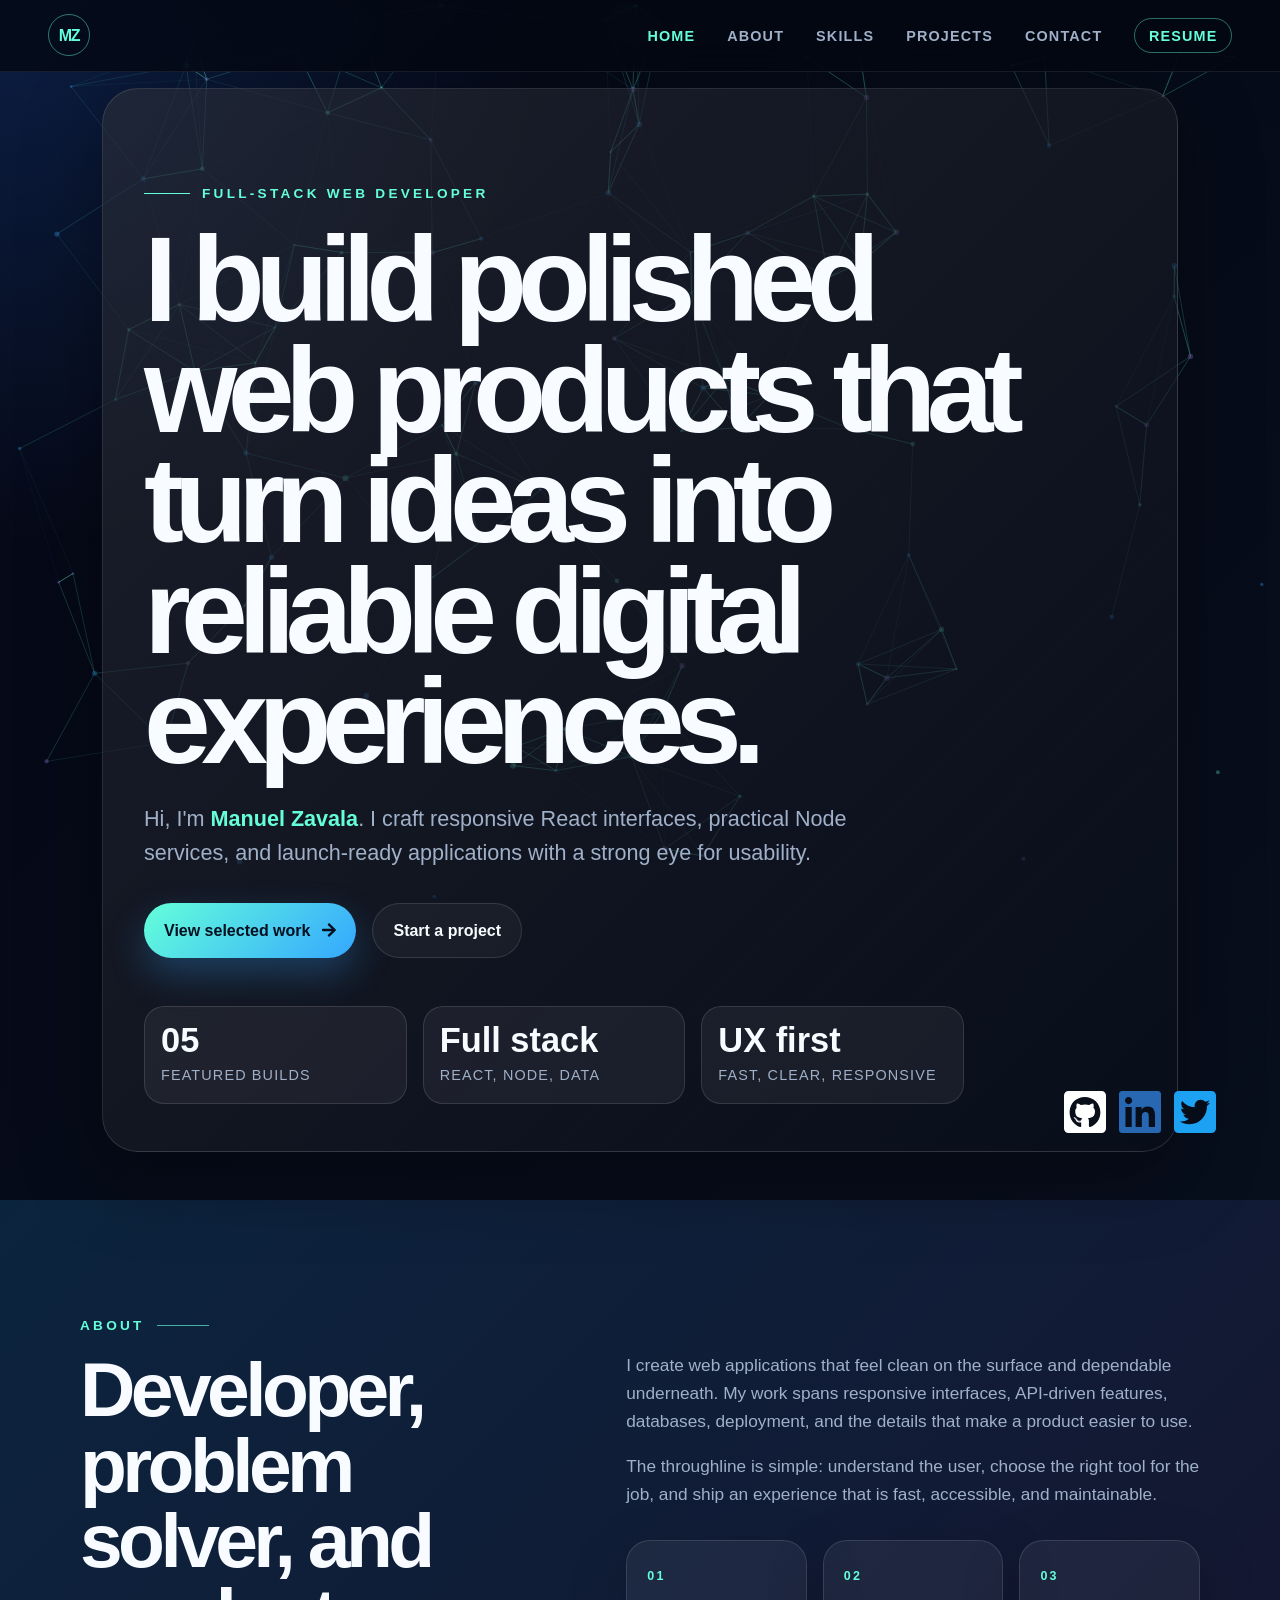
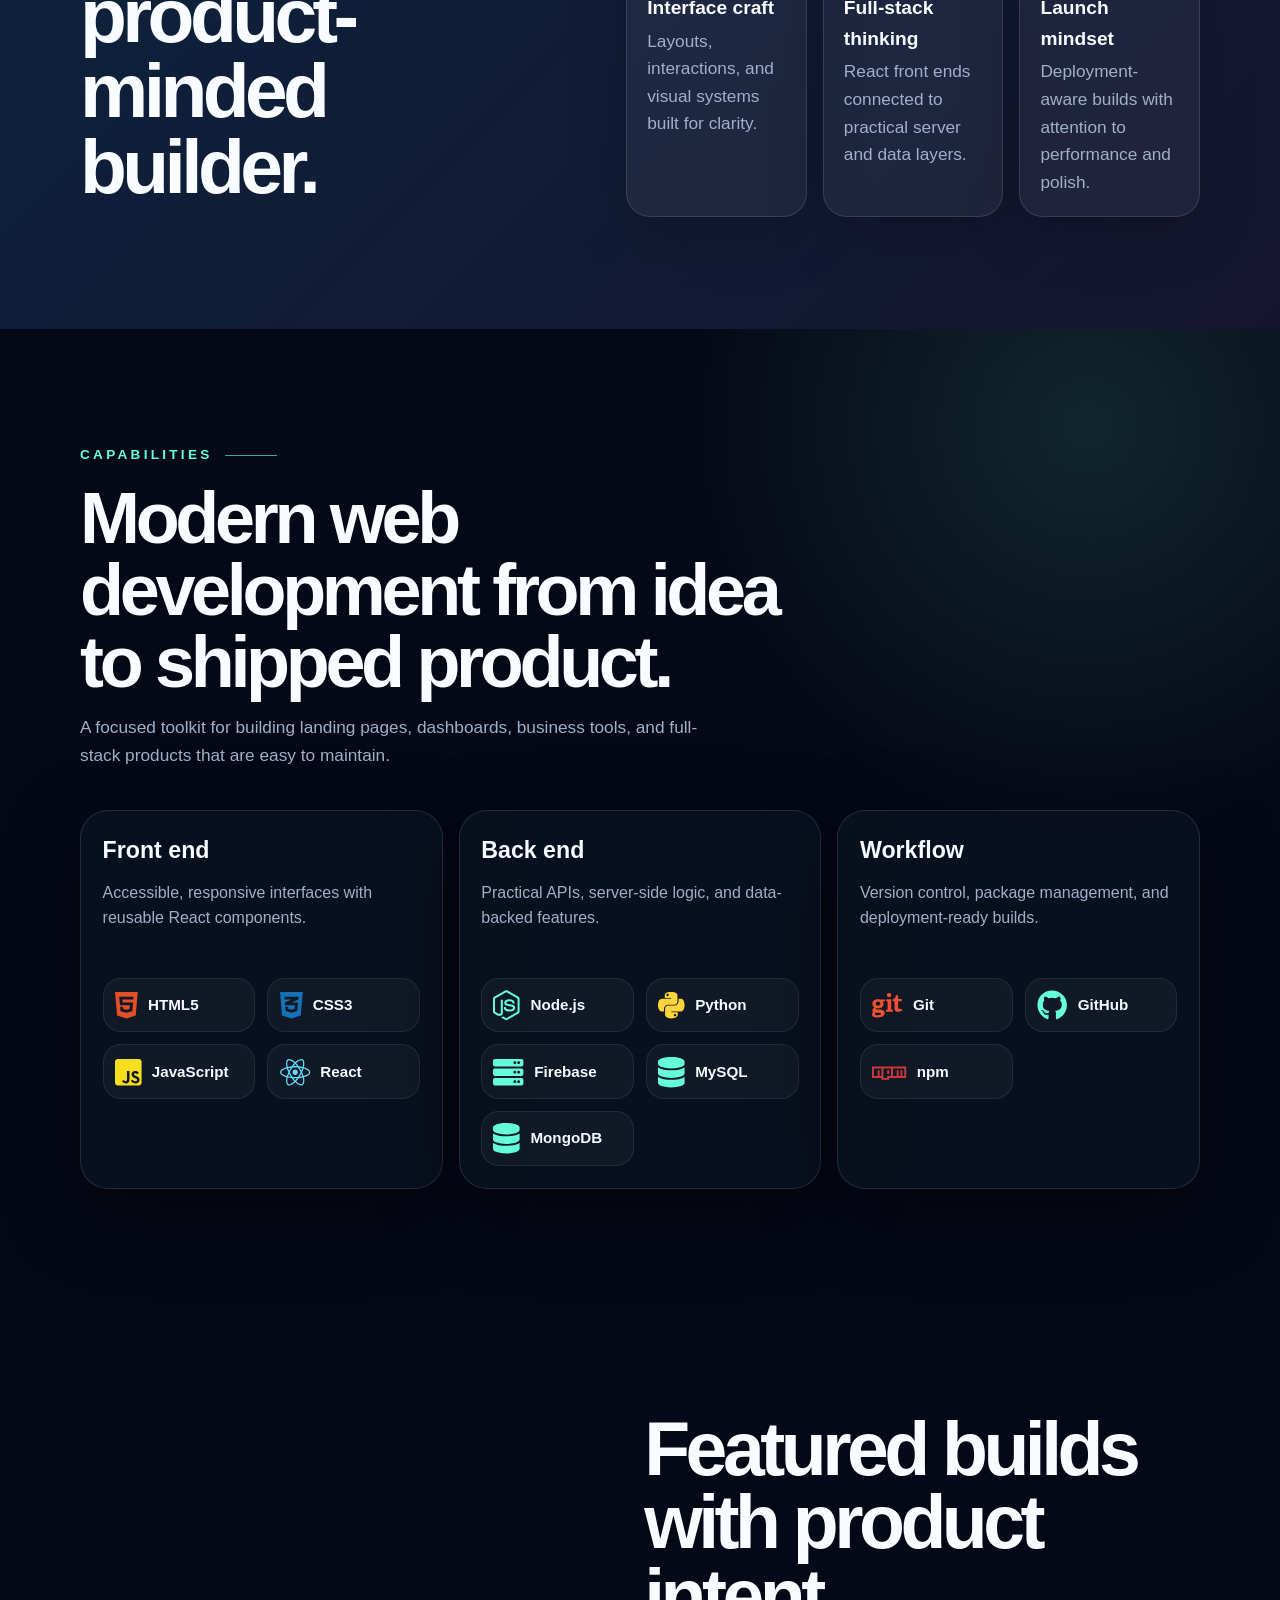
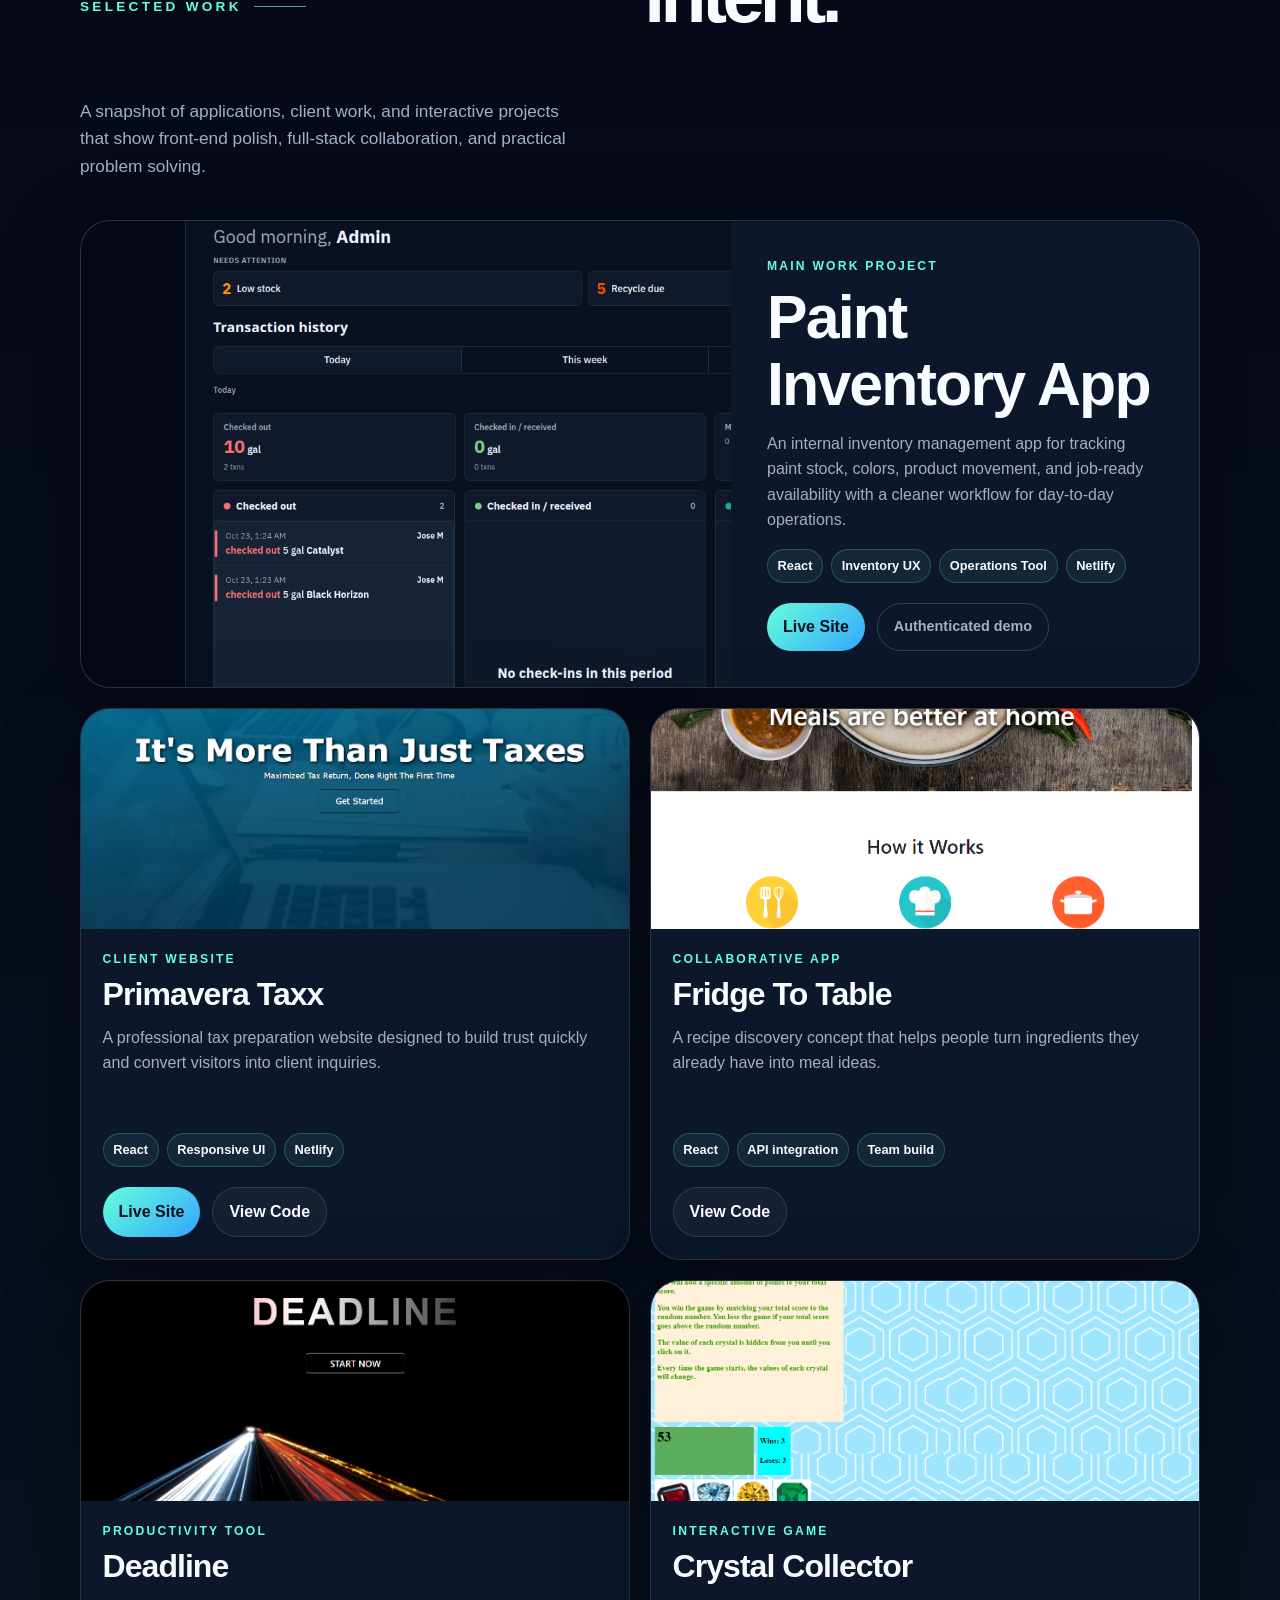
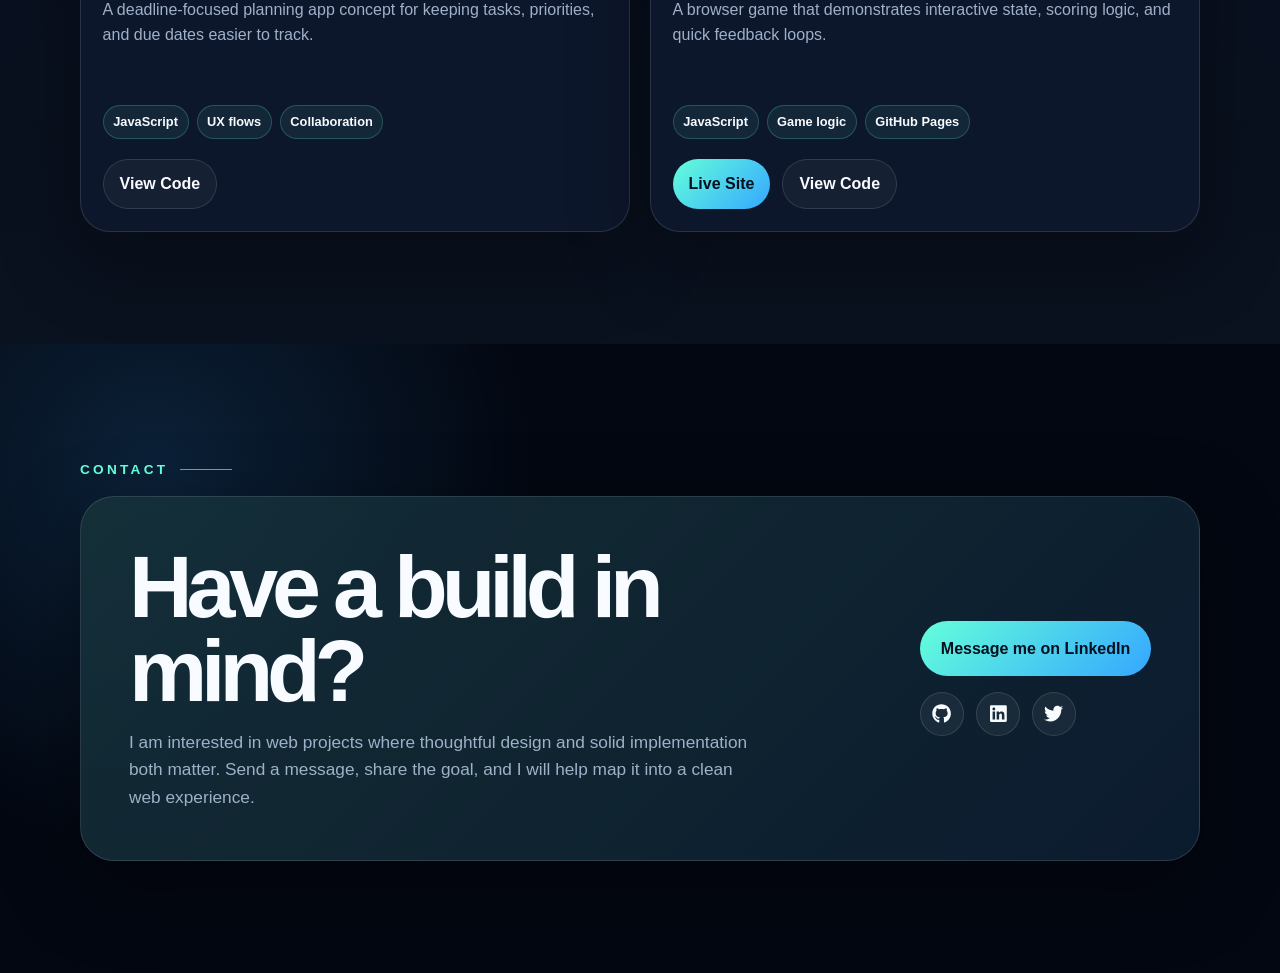
<file: index.html>
<!doctype html><html lang="en"><head><meta charset="utf-8"/><link rel="icon" href="./zc-logo.png"/><meta name="viewport" content="width=device-width,initial-scale=1"/><meta name="theme-color" content="#000000"/><meta name="description" content="Full-stack web development portfolio for Manuel Zavala, featuring responsive React projects and polished digital products."/><title>Manuel Zavala | Full-Stack Web Developer</title><link href="./static/css/main.bd98f983.chunk.css" rel="stylesheet"></head><body><div id="root"></div><script>!function(e){function r(r){for(var n,l,a=r[0],f=r[1],i=r[2],c=0,s=[];c<a.length;c++)l=a[c],Object.prototype.hasOwnProperty.call(o,l)&&o[l]&&s.push(o[l][0]),o[l]=0;for(n in f)Object.prototype.hasOwnProperty.call(f,n)&&(e[n]=f[n]);for(p&&p(r);s.length;)s.shift()();return u.push.apply(u,i||[]),t()}function t(){for(var e,r=0;r<u.length;r++){for(var t=u[r],n=!0,a=1;a<t.length;a++){var f=t[a];0!==o[f]&&(n=!1)}n&&(u.splice(r--,1),e=l(l.s=t[0]))}return e}var n={},o={1:0},u=[];function l(r){if(n[r])return n[r].exports;var t=n[r]={i:r,l:!1,exports:{}};return e[r].call(t.exports,t,t.exports,l),t.l=!0,t.exports}l.m=e,l.c=n,l.d=function(e,r,t){l.o(e,r)||Object.defineProperty(e,r,{enumerable:!0,get:t})},l.r=function(e){"undefined"!=typeof Symbol&&Symbol.toStringTag&&Object.defineProperty(e,Symbol.toStringTag,{value:"Module"}),Object.defineProperty(e,"__esModule",{value:!0})},l.t=function(e,r){if(1&r&&(e=l(e)),8&r)return e;if(4&r&&"object"==typeof e&&e&&e.__esModule)return e;var t=Object.create(null);if(l.r(t),Object.defineProperty(t,"default",{enumerable:!0,value:e}),2&r&&"string"!=typeof e)for(var n in e)l.d(t,n,function(r){return e[r]}.bind(null,n));return t},l.n=function(e){var r=e&&e.__esModule?function(){return e.default}:function(){return e};return l.d(r,"a",r),r},l.o=function(e,r){return Object.prototype.hasOwnProperty.call(e,r)},l.p="./";var a=this["webpackJsonpzavala-portfolio"]=this["webpackJsonpzavala-portfolio"]||[],f=a.push.bind(a);a.push=r,a=a.slice();for(var i=0;i<a.length;i++)r(a[i]);var p=f;t()}([])</script><script src="./static/js/2.8735f456.chunk.js"></script><script src="./static/js/main.6a56219d.chunk.js"></script></body></html>
</file>
<file: static/css/main.bd98f983.chunk.css>
.nav-wrapper{display:flex;align-items:center;justify-content:space-between;padding:.9rem clamp(1rem,4vw,3rem);position:fixed;top:0;left:0;width:100%;z-index:10;border-bottom:1px solid hsla(0,0%,100%,.08);background:rgba(3,7,17,.78);-webkit-backdrop-filter:blur(18px);backdrop-filter:blur(18px)}.nav-brand{display:inline-flex;width:42px;height:42px;align-items:center;justify-content:center;border:1px solid rgba(100,255,218,.45);border-radius:50%;color:var(--cyan);font-weight:900;letter-spacing:-.08em;text-decoration:none}.nav-wrapper ul{display:flex;justify-content:flex-end;align-items:center;grid-gap:clamp(1rem,2.8vw,2rem);gap:clamp(1rem,2.8vw,2rem)}.nav-wrapper ul li{list-style:none;transition:.5s}.nav-wrapper ul li>.active{color:var(--cyan);transition:.2s}.nav-wrapper ul li a{cursor:pointer;text-decoration:none;color:var(--muted);font-size:.9rem;font-weight:800;letter-spacing:.08em;text-transform:uppercase;transition:color .25s ease}.nav-wrapper ul li a:hover{color:var(--text)}.nav-wrapper ul li:last-child a{padding:.55rem .85rem;border:1px solid rgba(100,255,218,.42);border-radius:999px;color:var(--cyan)}@media only screen and (max-width:769px){.nav-wrapper{display:none}}.background-layer{position:fixed;inset:0;z-index:0;pointer-events:none}.tsparticles-canvas-el{display:none;position:absolute;height:100vh}@media only screen and (min-width:768px){.tsparticles-canvas-el{display:block}}.landing-wrapper{position:relative;min-height:100vh;padding:7rem 1.25rem 4rem;display:flex;justify-content:center;align-items:center;flex-direction:column;text-align:left;color:var(--text);isolation:isolate;z-index:1}.landing-wrapper:before{content:"";position:absolute;inset:5.5rem min(8vw,7rem) 3rem;border:1px solid var(--line);border-radius:36px;background:linear-gradient(135deg,hsla(0,0%,100%,.1),hsla(0,0%,100%,.02)),rgba(2,6,18,.58);box-shadow:var(--shadow);z-index:-1}.intro-wrapper{width:min(1120px,100%);padding:4rem clamp(1rem,5vw,5rem) 2rem}.eyebrow{display:inline-flex;align-items:center;grid-gap:.75rem;gap:.75rem;margin-bottom:1.25rem;color:var(--cyan);font-size:.85rem;font-weight:800;letter-spacing:.24em;text-transform:uppercase;opacity:0;-webkit-animation:FadeInBottom 1s forwards;animation:FadeInBottom 1s forwards}.eyebrow:before{content:"";width:46px;height:1px;background:var(--cyan)}.first-line{max-width:940px;font-size:clamp(3.25rem,10vw,7.5rem);font-weight:900;letter-spacing:-.08em;line-height:.92;opacity:0;-webkit-animation:FadeInBottom 1.1s forwards;animation:FadeInBottom 1.1s forwards;-webkit-animation-delay:.25s;animation-delay:.25s}.second-line #name{color:var(--cyan);font-weight:800}.second-line{max-width:720px;margin-top:1.6rem;color:var(--muted);font-size:clamp(1.05rem,2.6vw,1.35rem);opacity:0;-webkit-animation:FadeInBottom 1.1s forwards;animation:FadeInBottom 1.1s forwards;-webkit-animation-delay:.5s;animation-delay:.5s}.hero-actions{display:flex;flex-wrap:wrap;grid-gap:1rem;gap:1rem;margin-top:2rem;opacity:0;-webkit-animation:FadeInBottom 1.1s forwards;animation:FadeInBottom 1.1s forwards;-webkit-animation-delay:.75s;animation-delay:.75s}.primary-action,.secondary-action{display:inline-flex;align-items:center;justify-content:center;grid-gap:.75rem;gap:.75rem;min-height:52px;padding:.85rem 1.25rem;border-radius:999px;font-weight:800;text-decoration:none;transition:transform .25s ease,border-color .25s ease,background .25s ease}.primary-action{background:linear-gradient(135deg,var(--cyan),var(--blue));color:#04101f;box-shadow:0 16px 36px rgba(53,167,255,.28)}.secondary-action{border:1px solid var(--line);color:var(--text);background:hsla(0,0%,100%,.04)}.primary-action:hover,.secondary-action:hover{transform:translateY(-3px)}.secondary-action:hover{border-color:rgba(100,255,218,.55);background:rgba(100,255,218,.08)}.hero-stats{display:grid;grid-template-columns:repeat(3,minmax(0,1fr));grid-gap:1rem;gap:1rem;max-width:820px;margin-top:3rem;opacity:0;-webkit-animation:FadeInBottom 1.1s forwards;animation:FadeInBottom 1.1s forwards;-webkit-animation-delay:1s;animation-delay:1s}.hero-stats div{padding:1rem;border:1px solid var(--line);border-radius:20px;background:hsla(0,0%,100%,.055)}.hero-stats strong{display:block;color:var(--text);font-size:clamp(1.45rem,4vw,2.15rem);font-weight:900;line-height:1}.hero-stats span{display:block;margin-top:.4rem;color:var(--muted);font-size:.9rem;text-transform:uppercase;letter-spacing:.08em}#learn-btn{border:1px solid var(--blue);font-size:2.5rem;display:flex;justify-content:center;align-items:center;opacity:0;-webkit-animation:FadeIn 2s forwards;animation:FadeIn 2s forwards;-webkit-animation-delay:3.5s;animation-delay:3.5s;text-decoration:none;background-color:var(--blue);padding:0 15px;color:#000;margin-top:30px}#learn-btn:hover{background-color:rgba(0,0,0,.79);color:var(--blue)}#page-divider-home{width:100%;position:absolute}.social-icons{position:absolute;right:clamp(1rem,5vw,5rem);bottom:clamp(1rem,5vw,4rem);display:flex;grid-gap:.8rem;gap:.8rem;margin:0;z-index:0;opacity:0;-webkit-animation:FadeIn 1s forwards;animation:FadeIn 1s forwards;-webkit-animation-delay:1.25s;animation-delay:1.25s}.social-icons a{display:inline-flex;transition:transform .25s ease,opacity .25s ease}.social-icons a:hover{opacity:.78;transform:translateY(-4px)}.social-icons svg{color:var(--text)}#linked{color:#2867b2}#twitter{color:#1da1f2}#github{color:#fff}@media only screen and (max-width:720px){.landing-wrapper{padding-top:5rem;text-align:left}.landing-wrapper:before{inset:4rem .75rem 1rem;border-radius:26px}.intro-wrapper{padding:2.25rem 1rem 5rem}.hero-actions{flex-direction:column}.hero-stats{grid-template-columns:1fr;margin-top:2rem}.social-icons{left:2rem;right:auto;bottom:2rem}}@-webkit-keyframes FadeInBottom{0%{transform:translateY(50px);opacity:0}to{transform:translateY(0);opacity:1}}@keyframes FadeInBottom{0%{transform:translateY(50px);opacity:0}to{transform:translateY(0);opacity:1}}@-webkit-keyframes FadeIn{0%{opacity:0}to{opacity:1}}@keyframes FadeIn{0%{opacity:0}to{opacity:1}}.burger{position:absolute;top:0;right:0;z-index:4;margin:auto}.burger-part{background:var(--text)}.sidenav-wrapper{z-index:20}.mobile-brand{top:.8rem;left:1rem;z-index:22;display:inline-flex;width:42px;height:42px;align-items:center;border:1px solid rgba(100,255,218,.45);border-radius:50%;background:rgba(3,7,17,.7);color:var(--cyan);font-weight:900;letter-spacing:-.08em;text-decoration:none;-webkit-backdrop-filter:blur(14px);backdrop-filter:blur(14px)}.mobile-brand,.mobile-menu{position:fixed;justify-content:center}.mobile-menu{width:100%;height:100%;background:radial-gradient(circle at 30% 20%,rgba(53,167,255,.2),transparent 20rem),#030711;display:flex;left:100%;top:0;transition:.5s ease-in-out;overflow:hidden;z-index:1}.mobile-menu ul{display:flex;flex-direction:column;justify-content:center;align-items:center;grid-gap:1.2rem;gap:1.2rem}.mobile-menu ul li{list-style:none}.mobile-menu ul li a{text-decoration:none;color:var(--text);font-size:clamp(2rem,12vw,4rem);font-weight:900;letter-spacing:-.06em}.mobile-menu ul li:last-child a{display:inline-flex;padding:.55rem 1rem;border:1px solid rgba(100,255,218,.45);border-radius:999px;color:var(--cyan);font-size:1rem;letter-spacing:.08em;text-transform:uppercase}.mobile-menu-opened{top:0;left:0}.burger{position:fixed;width:50px;height:50px;text-align:center;top:.55rem;right:.75rem;z-index:23;display:flex;flex-direction:column;justify-content:center;background:transparent;cursor:pointer}.burger-part{width:36px;height:4px;margin-top:8px;border-radius:15px;background:#fff;transition:.3s ease;align-self:center}.burger-opened{transform:.4s ease}.burger-part:first-of-type{margin-top:0}.burger-opened .burger-part:first-of-type{transform:translateY(12px) rotate(45deg)}.burger-opened .burger-part:nth-child(2){opacity:0}.burger-opened .burger-part:nth-child(3){transform:translateY(-12px) rotate(-45deg)}@media only screen and (min-width:769px){.sidenav-wrapper{display:none}}*{box-sizing:border-box;margin:0;padding:0;border:0;font-size:100%;font:inherit;vertical-align:baseline}html{scroll-behavior:smooth}body{width:100%;min-height:100%;background:radial-gradient(circle at top left,rgba(41,121,255,.2),transparent 34rem),linear-gradient(135deg,#050816,#08111f 52%,#02030a);color:#f8fbff;color:var(--text);font-family:Inter,-apple-system,BlinkMacSystemFont,"Segoe UI",sans-serif;line-height:1.6}body,button,input,textarea{-webkit-font-smoothing:antialiased}a{color:inherit}.App,.body-no-scroll{overflow:hidden}.App{min-height:100vh}:root{--blue:#35a7ff;--blue-dark:#0b2cff;--cyan:#64ffda;--purple:#9f7aea;--text:#f8fbff;--muted:#9fb0c8;--panel:rgba(10,18,32,0.82);--panel-strong:rgba(14,25,45,0.95);--line:hsla(0,0%,100%,0.12);--shadow:0 24px 80px rgba(0,0,0,0.35)}::selection{background:rgba(100,255,218,.32);color:#f8fbff;color:var(--text)}.about{position:relative;width:100%;color:var(--text);padding:7rem 1.25rem;background:linear-gradient(135deg,rgba(53,167,255,.18),rgba(159,122,234,.12)),rgba(3,8,21,.96)}.about-wrapper{width:min(1120px,100%);margin:0 auto}.section-kicker{display:inline-flex;align-items:center;grid-gap:.75rem;gap:.75rem;margin-bottom:1rem;color:var(--cyan);font-size:.85rem;font-weight:800;letter-spacing:.24em;text-transform:uppercase}.section-kicker:after{content:"";width:52px;height:1px;background:rgba(100,255,218,.65)}.about-grid{display:grid;grid-template-columns:minmax(0,.9fr) minmax(0,1.1fr);grid-gap:clamp(2rem,6vw,5rem);gap:clamp(2rem,6vw,5rem);align-items:start}.about-header{max-width:560px;font-size:clamp(2.35rem,6vw,4.8rem);font-weight:900;line-height:.98;letter-spacing:-.06em}.about-me{color:var(--muted);font-size:1.08rem}.about-me p+p{margin-top:1.1rem}.about-cards{display:grid;grid-gap:1rem;gap:1rem;margin-top:2rem}.about-cards article{padding:1.25rem;border:1px solid var(--line);border-radius:24px;background:hsla(0,0%,100%,.055);box-shadow:0 18px 60px rgba(0,0,0,.18)}.about-cards span{color:var(--cyan);font-size:.78rem;font-weight:900;letter-spacing:.18em}.about-cards h3{margin:.25rem 0;color:var(--text);font-size:1.2rem;font-weight:800}.about-cards p{margin:0}@media only screen and (max-width:820px){.about{padding:5rem 1rem}.about-grid{grid-template-columns:1fr}}@media only screen and (min-width:900px){.about-cards{grid-template-columns:repeat(3,1fr)}}.main-card{position:relative}.featured-project{grid-column:1/-1}.card-wrapper{height:100%;position:relative;overflow:hidden;border:1px solid var(--line);border-radius:30px;background:var(--panel-strong);box-shadow:var(--shadow)}.card-title{color:var(--text);font-size:clamp(1.45rem,3vw,2rem);font-weight:900;line-height:1.1;letter-spacing:-.03em}.project-image-wrap{position:relative;height:220px;overflow:hidden;background:linear-gradient(135deg,rgba(53,167,255,.2),rgba(100,255,218,.08))}.project-image{width:100%;height:100%;object-fit:cover;display:block;-webkit-filter:saturate(1.08) contrast(1.05);filter:saturate(1.08) contrast(1.05);transition:transform .5s ease}.card-wrapper:hover .project-image{transform:scale(1.06)}.project-mockup{display:grid;height:100%;grid-template-columns:auto 1fr;grid-gap:clamp(1rem,4vw,2rem);gap:clamp(1rem,4vw,2rem);align-items:center;padding:clamp(1.25rem,5vw,3rem);background:radial-gradient(circle at 12% 15%,rgba(100,255,218,.42),transparent 12rem),linear-gradient(135deg,rgba(53,167,255,.42),rgba(159,122,234,.2))}.project-mockup span{display:inline-flex;width:clamp(88px,18vw,150px);height:clamp(88px,18vw,150px);align-items:center;justify-content:center;border:1px solid hsla(0,0%,100%,.35);border-radius:34px;background:rgba(2,6,18,.56);color:var(--text);font-size:clamp(2rem,7vw,4.5rem);font-weight:900;letter-spacing:-.08em;box-shadow:0 24px 60px rgba(0,0,0,.24)}.mockup-lines{display:grid;grid-gap:.8rem;gap:.8rem}.mockup-lines i{display:block;height:18px;border-radius:999px;background:hsla(0,0%,100%,.72)}.mockup-lines i:nth-child(2){width:74%;background:rgba(100,255,218,.72)}.mockup-lines i:nth-child(3){width:54%}.project-info{display:flex;min-height:330px;flex-direction:column;padding:1.35rem}.project-type{margin-bottom:.45rem;color:var(--cyan);font-size:.76rem;font-weight:900;letter-spacing:.18em;text-transform:uppercase}.project-description{margin:.8rem 0 1rem;color:var(--muted)}.project-tags{display:flex;flex-wrap:wrap;grid-gap:.5rem;gap:.5rem;margin-top:auto;list-style:none}.project-tags li{padding:.35rem .6rem;border:1px solid rgba(100,255,218,.22);border-radius:999px;background:rgba(100,255,218,.07);color:var(--text);font-size:.8rem;font-weight:700}.project-links{display:flex;flex-wrap:wrap;grid-gap:.75rem;gap:.75rem;margin-top:1.25rem}.project-links a{display:inline-flex;align-items:center;justify-content:center;padding:.7rem 1rem;border-radius:999px;text-decoration:none;font-weight:800;transition:transform .25s ease,background .25s ease}.live-site{background:linear-gradient(135deg,var(--cyan),var(--blue));color:#04101f}.view-code{border:1px solid var(--line);color:var(--text);background:hsla(0,0%,100%,.04)}.project-links a:hover{transform:translateY(-2px)}.project-note{display:inline-flex;align-items:center;justify-content:center;padding:.7rem 1rem;border:1px solid rgba(100,255,218,.22);border-radius:999px;color:var(--muted);font-size:.9rem;font-weight:800}@media only screen and (min-width:861px){.featured-project .card-wrapper{display:grid;grid-template-columns:minmax(0,1fr) minmax(360px,.72fr)}.featured-project .project-image-wrap{height:auto;min-height:390px}.featured-project .project-info{min-height:390px;padding:clamp(1.5rem,4vw,2.25rem)}.featured-project .card-title{font-size:clamp(2.2rem,5vw,3.8rem)}}@media only screen and (max-width:540px){.project-image-wrap{height:190px}.project-info{min-height:auto}}.project-wrapper{color:var(--text);padding:7rem 1.25rem;background:linear-gradient(180deg,rgba(5,8,22,.96),rgba(10,18,32,.98)),#050816}.projects-inner{width:min(1120px,100%);margin:0 auto}.projects-heading{display:grid;grid-template-columns:minmax(0,.9fr) minmax(0,1fr);grid-gap:clamp(1.5rem,5vw,4rem);gap:clamp(1.5rem,5vw,4rem);align-items:end;margin-bottom:2.5rem}.project-header{max-width:620px;font-size:clamp(2.3rem,6vw,4.7rem);font-weight:900;line-height:.98;letter-spacing:-.06em}.projects-heading p{color:var(--muted);font-size:1.08rem}.project-container{display:grid;grid-template-columns:repeat(2,minmax(0,1fr));grid-gap:1.25rem;gap:1.25rem}@media only screen and (max-width:860px){.project-wrapper{padding:5rem 1rem}.project-container,.projects-heading{grid-template-columns:1fr}}.skills-wrapper{padding:7rem 1.25rem;background:radial-gradient(circle at 85% 10%,rgba(100,255,218,.12),transparent 26rem),#050816;color:var(--text)}.skills-inner{width:min(1120px,100%);margin:0 auto}.skills-header{max-width:760px;margin-bottom:2.5rem}.skills-header h2{font-size:clamp(2.2rem,6vw,4.5rem);font-weight:900;line-height:1;letter-spacing:-.06em}.skills-header p{max-width:620px;margin-top:1rem;color:var(--muted);font-size:1.08rem}.skill-groups{display:grid;grid-template-columns:repeat(3,minmax(0,1fr));grid-gap:1rem;gap:1rem}.skill-group{padding:1.35rem;border:1px solid var(--line);border-radius:28px;background:var(--panel);box-shadow:var(--shadow)}.skill-group h3{font-size:1.45rem;font-weight:900}.skill-group p{min-height:78px;margin:.65rem 0 1.25rem;color:var(--muted)}.skill-group ul{display:grid;grid-template-columns:repeat(2,minmax(0,1fr));grid-gap:.75rem;gap:.75rem;list-style:none}.skill-group li{display:flex;align-items:center;grid-gap:.65rem;gap:.65rem;padding:.7rem;border:1px solid hsla(0,0%,100%,.08);border-radius:18px;background:hsla(0,0%,100%,.04);color:var(--text);font-size:.95rem;font-weight:700}.skill-group svg{color:var(--cyan);flex:0 0 auto}#html{color:#e34f26}#css{color:#1572b6}#javascript{color:#f7df1e}#react{color:#61dafb}#python{color:#ffd43b}#git{color:#f05032}#npm{color:#cb3837}#api,#firebase,#github-skill,#mongodb,#mysql{color:var(--cyan)}@media only screen and (max-width:940px){.skill-groups{grid-template-columns:1fr}.skill-group p{min-height:auto}}@media only screen and (max-width:540px){.skills-wrapper{padding:5rem 1rem}.skill-group ul{grid-template-columns:1fr}}.contact-main{padding:7rem 1.25rem;background:radial-gradient(circle at 12% 20%,rgba(53,167,255,.16),transparent 24rem),#030711;color:var(--text)}.contact-inner{width:min(1120px,100%);margin:0 auto}.contact-card{display:grid;grid-template-columns:minmax(0,1fr) auto;grid-gap:clamp(2rem,6vw,5rem);gap:clamp(2rem,6vw,5rem);align-items:center;padding:clamp(1.5rem,5vw,3rem);border:1px solid var(--line);border-radius:34px;background:linear-gradient(135deg,rgba(100,255,218,.12),rgba(53,167,255,.08)),var(--panel);box-shadow:var(--shadow)}.contact-card h2{max-width:680px;font-size:clamp(2.4rem,7vw,5.5rem);font-weight:900;line-height:.95;letter-spacing:-.07em}.contact-card p{max-width:620px;margin-top:1rem;color:var(--muted);font-size:1.08rem}.contact-actions{display:flex;flex-direction:column;grid-gap:1rem;gap:1rem;align-items:flex-start}.contact-primary{display:inline-flex;align-items:center;justify-content:center;min-height:54px;padding:.9rem 1.3rem;border-radius:999px;background:linear-gradient(135deg,var(--cyan),var(--blue));color:#04101f;font-weight:900;text-decoration:none;white-space:nowrap;transition:transform .25s ease}.contact-primary:hover{transform:translateY(-3px)}.contact-socials{display:flex;grid-gap:.75rem;gap:.75rem}.contact-socials a{display:inline-flex;width:44px;height:44px;align-items:center;justify-content:center;border:1px solid var(--line);border-radius:50%;background:hsla(0,0%,100%,.05);color:var(--text);font-size:1.2rem;transition:transform .25s ease,border-color .25s ease}.contact-socials a:hover{border-color:rgba(100,255,218,.65);transform:translateY(-3px)}@media only screen and (max-width:820px){.contact-main{padding:5rem 1rem}.contact-card{grid-template-columns:1fr}}
/*# sourceMappingURL=main.bd98f983.chunk.css.map */
</file>
